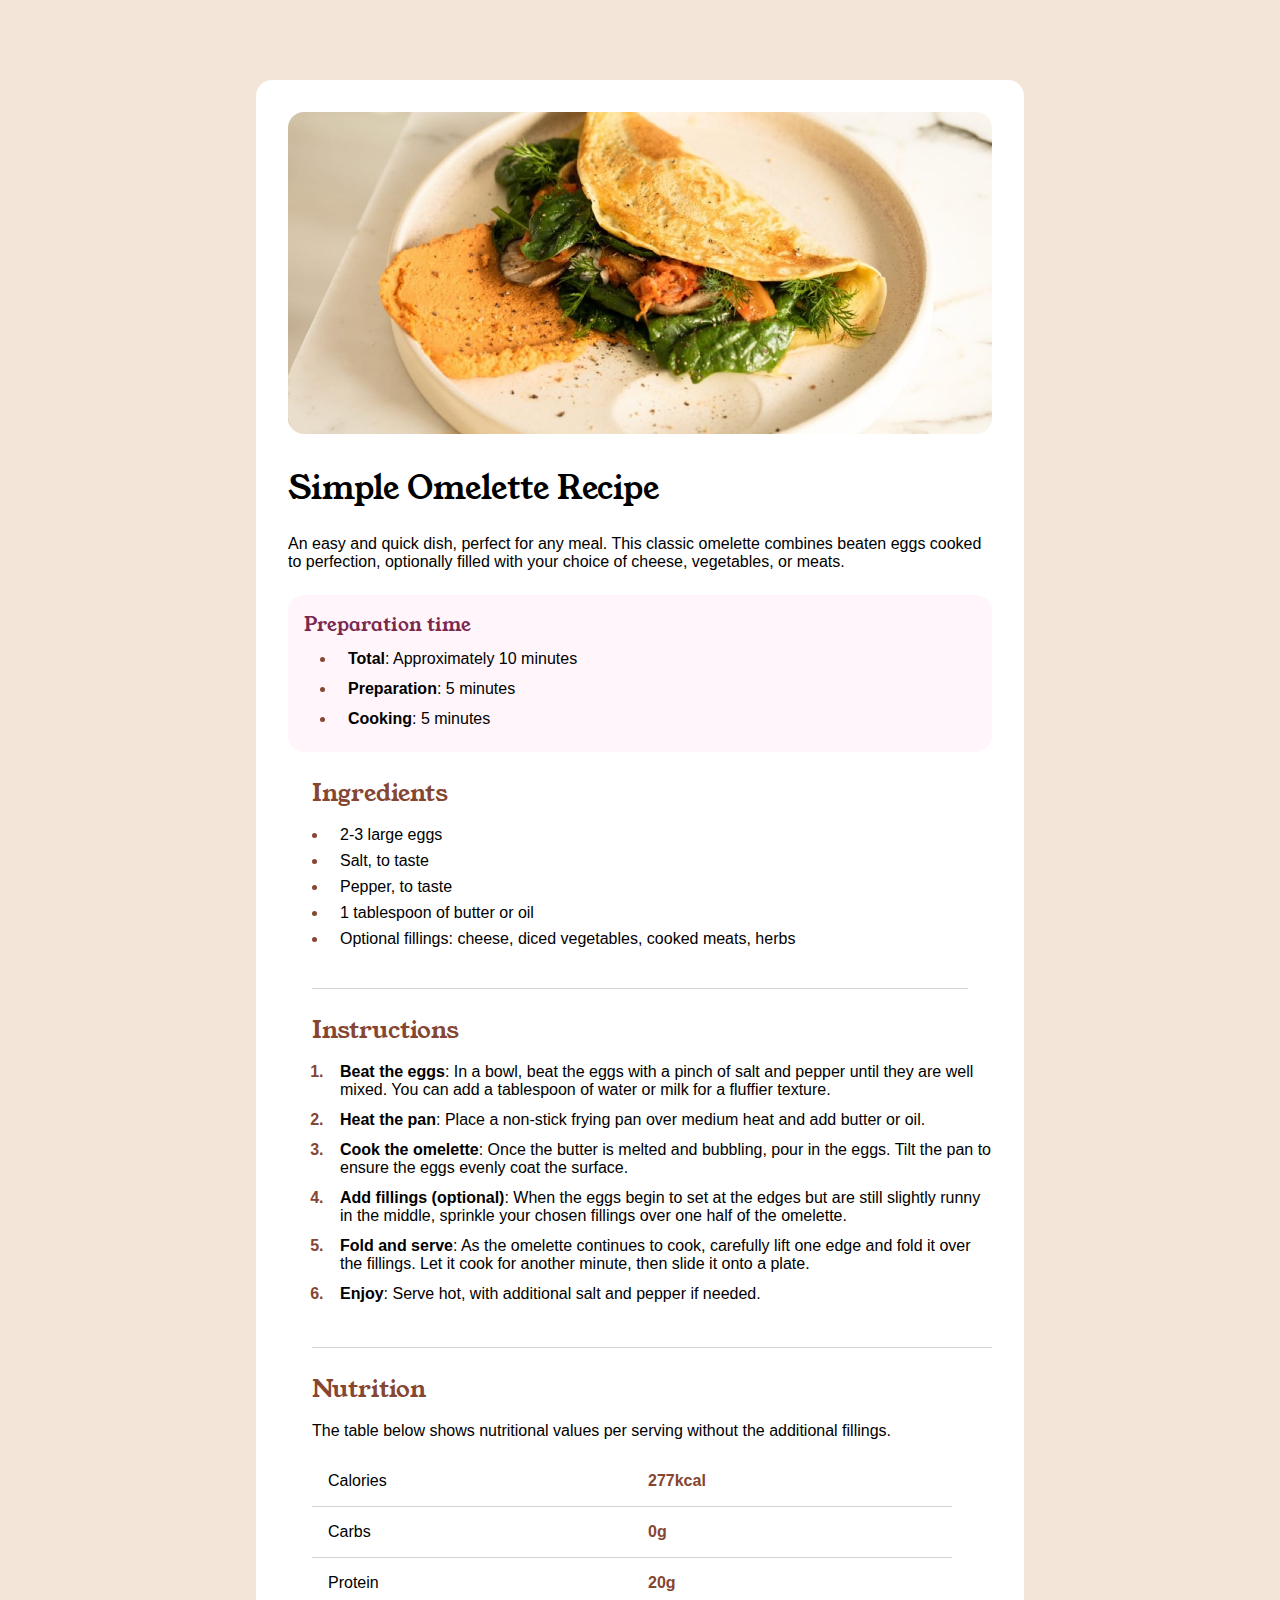
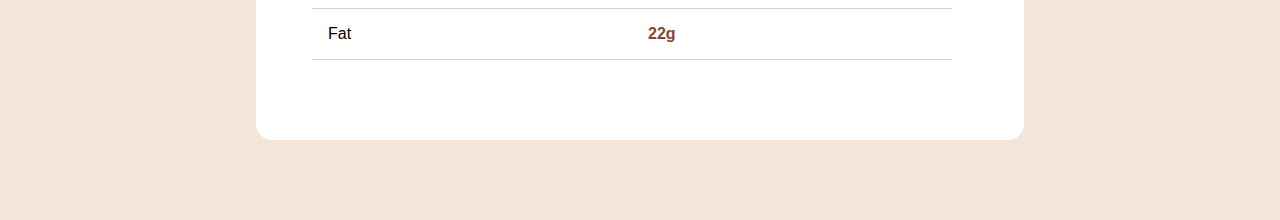
<file: Recipe-Page/index.html>
<!DOCTYPE html>
<html lang="en">
  <head>
    <meta charset="UTF-8" />
    <meta name="viewport" content="width=device-width, initial-scale=1.0" />
    <title>Single Omelette Recipe</title>
    <link rel="stylesheet" href="style.css" />
    <link rel="preconnect" href="https://fonts.googleapis.com" />
    <link rel="preconnect" href="https://fonts.gstatic.com" crossorigin />
    <link
      href="https://fonts.googleapis.com/css2?family=Young+Serif&display=swap"
      rel="stylesheet"
    />
  </head>
  <body>
    <div id="container">
      <img src="image-omelette.jpeg" alt="" />
      <div id="header">
        <h1>Simple Omelette Recipe</h1>
        <p>
          An easy and quick dish, perfect for any meal. This classic omelette
          combines beaten eggs cooked to perfection, optionally filled with your
          choice of cheese, vegetables, or meats.
        </p>
      </div>
      <div id="prep">
        <h3>Preparation time</h3>
        <ul>
          <li><b>Total</b>: Approximately 10 minutes</li>
          <li><b>Preparation</b>: 5 minutes</li>
          <li><b>Cooking</b>: 5 minutes</li>
        </ul>
      </div>
      <div id="ingredients">
        <h2>Ingredients</h2>
        <ul>
          <li>2-3 large eggs</li>
          <li>Salt, to taste</li>
          <li>Pepper, to taste</li>
          <li>1 tablespoon of butter or oil</li>
          <li>
            Optional fillings: cheese, diced vegetables, cooked meats, herbs
          </li>
        </ul>
      </div>
      <div id="instructions">
        <h2>Instructions</h2>
        <ol>
          <li>
            <b>Beat the eggs</b>: In a bowl, beat the eggs with a pinch of salt
            and pepper until they are well mixed. You can add a tablespoon of
            water or milk for a fluffier texture.
          </li>
          <li>
            <b>Heat the pan</b>: Place a non-stick frying pan over medium heat
            and add butter or oil.
          </li>
          <li>
            <b>Cook the omelette</b>: Once the butter is melted and bubbling,
            pour in the eggs. Tilt the pan to ensure the eggs evenly coat the
            surface.
          </li>
          <li>
            <b>Add fillings (optional)</b>: When the eggs begin to set at the
            edges but are still slightly runny in the middle, sprinkle your
            chosen fillings over one half of the omelette.
          </li>
          <li>
            <b>Fold and serve</b>: As the omelette continues to cook, carefully
            lift one edge and fold it over the fillings. Let it cook for another
            minute, then slide it onto a plate.
          </li>
          <li>
            <b>Enjoy</b>: Serve hot, with additional salt and pepper if needed.
          </li>
        </ol>
      </div>
      <div id="nutrition">
        <h2>Nutrition</h2>
        <p>
          The table below shows nutritional values per serving without the
          additional fillings.
        </p>
        <table>
          <tr>
            <td>Calories</td>
            <td class="units">277kcal</td>
          </tr>
          <tr>
            <td>Carbs</td>
            <td class="units">0g</td>
          </tr>
          <tr>
            <td>Protein</td>
            <td class="units">20g</td>
          </tr>
          <tr>
            <td>Fat</td>
            <td class="units">22g</td>
          </tr>
        </table>
      </div>
    </div>
  </body>
</html>
</file>
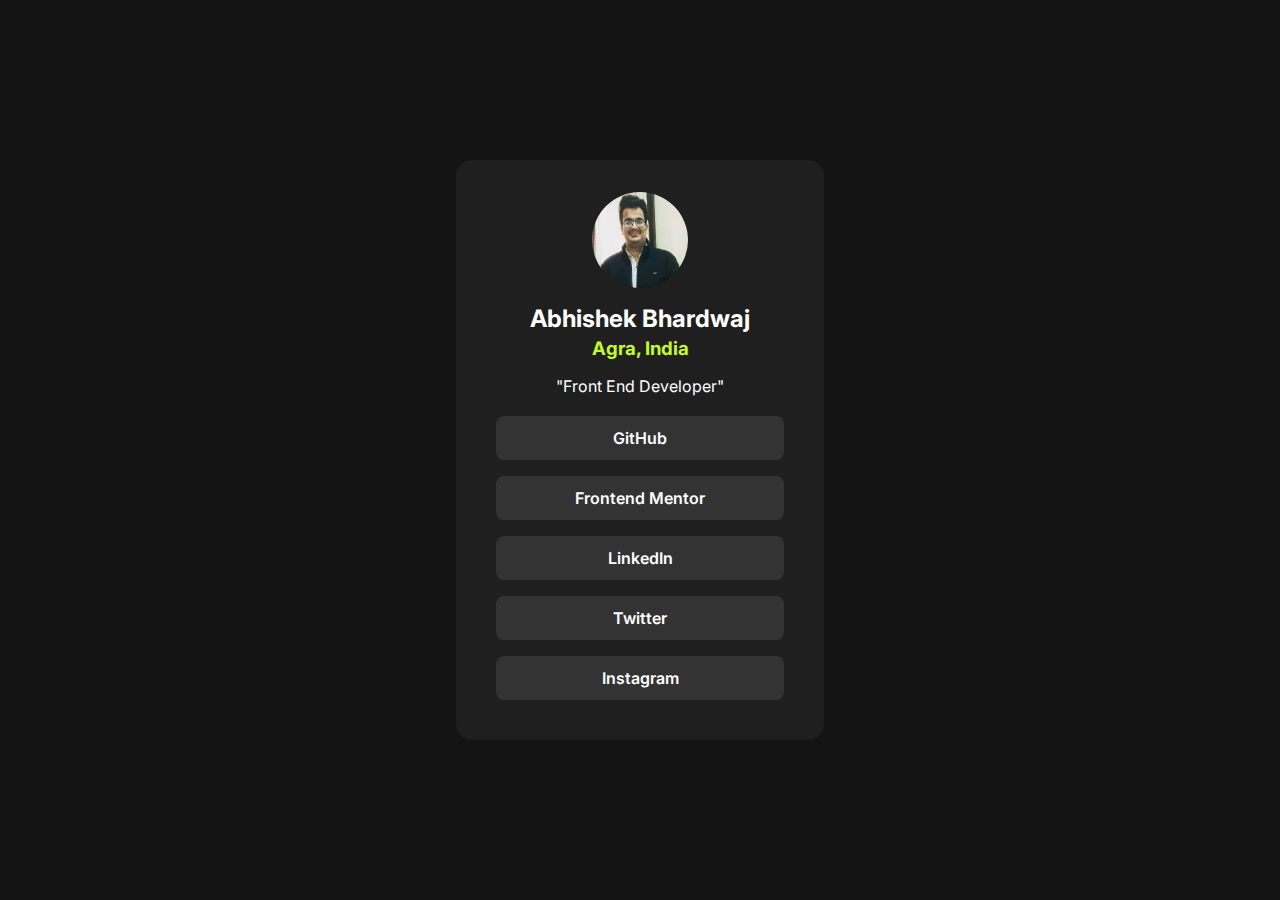
<file: Social-Links-Profile/index.html>
<!DOCTYPE html>
<html lang="en">
  <head>
    <meta charset="UTF-8" />
    <meta name="viewport" content="width=device-width, initial-scale=1.0" />
    <title>Document</title>
    <link rel="stylesheet" href="style.css" />
    <link rel="preconnect" href="https://fonts.googleapis.com" />
    <link rel="preconnect" href="https://fonts.gstatic.com" crossorigin />
    <link
      href="https://fonts.googleapis.com/css2?family=Inter&display=swap"
      rel="stylesheet"
    />
  </head>
  <body>
    <div id="container">
      <div id="header">
        <img src="image.png" alt="" />
        <h2>Abhishek Bhardwaj</h2>
        <h3>Agra, India</h3>
        <p>"Front End Developer"</p>
      </div>
      <div id="links">
        <a href="https://github.com/Abhishek2119">GitHub</a>
        <a href="https://www.frontendmentor.io/profile/Abhishek2119">Frontend Mentor</a>
        <a href="https://www.linkedin.com/in/abhishek-bhardwaj19/">LinkedIn</a>
        <a href="https://x.com/BhardwajAbhi19">Twitter</a>
        <a href="https://www.instagram.com/mr._abhishek_bhardwaj/">Instagram</a>
      </div>
    </div>
  </body>
</html>
</file>
<file: Recipe-Page/style.css>
*{
    margin: 0;
    padding: 0;
    box-sizing: border-box;
    font-family: "Outfit", sans-serif;
    font-optical-sizing: auto;
    font-style: normal;
}

h1, h2, h3{
    font-family: "Young Serif", serif;
    font-weight: 400;
    font-style: normal;
}

body{
    display: flex;
    align-items: center;
    justify-content: center;
    background-color: #f3e6d8;
}

#container{
    display: flex;
    flex-direction: column;
    width: 60%;
    border-radius: 1rem;
    padding: 2rem;
    background-color: #ffffff;
    margin: 5rem 0 5rem 0;
}

img{
    border-radius: 1rem;
    margin: 0 0 2rem 0;
}

#header h1, #header p{
    margin: 0 0 1.5rem 0;
}

#prep{
    background-color: #fff5fa;
    padding: 1rem;
    border-radius: 1rem;
}

#prep li{
    margin: 0.75rem 0 0.5rem 2rem;
    padding: 0 0 0 0.75rem;
}

#prep h3 {
    color: #7b284f;
}

#ingredients {
    margin: 1.5rem;
    padding: 0 0 2rem 0;
    border-bottom: 1px solid #d3d3d3;
}

#ingredients h2, #instructions h2, #nutrition h2{
    margin: 0 0 1rem 0;
    color: #854632;
}

#ingredients li{
    margin: 0.25rem 0 0.5rem 1rem;
    padding: 0 0 0 0.75rem;
}

#instructions li{
    margin: 0.25rem 0 0.75rem 1rem;
    padding: 0 0 0 0.75rem;
}

li::marker{
    color: #854632;
    font-weight: 700;
}

#instructions{
    margin: 0 0 1.5rem 1.5rem;
    padding: 0 0 2rem 0;
    border-bottom: 1px solid #d3d3d3;
}

#nutrition {
    margin: 0 0 0 1.5rem;
    padding: 0 0 2rem 0;
}

#nutrition p{
    margin-bottom: 1rem;
}

table, td{
    padding: 1rem;
    margin: 0 0 1rem 0;
    border-bottom: 1px solid #d3d3d3;
    border-collapse: collapse;
}

td{
    width: 20rem;
}

.units{
    color: #854632;
    font-family: "Outfit", sans-serif;
    font-optical-sizing: auto;
    font-weight: 700;
    font-style: normal;
}
</file>
<file: Social-Links-Profile/style.css>
*{
    margin: 0;
    padding: 0;
    box-sizing: border-box;
}

body{
    height: 100vh;
    width: 100vw;
    display: flex;
    justify-content: center;
    align-items: center;
    background-color: #141414;
}

#container{
    padding: 2rem;
    background-color: #1f1f1f;
    border-radius: 1rem;
} 

img{
    border-radius: 50%;
    height: 6rem;
    width: 6rem;
    margin-bottom: 1rem;
}

#header{
    /* border: 1px solid black; */
    display: flex;
    flex-direction: column;
    justify-content: center;
    align-items: center;
}

#header h2 {
    margin-bottom: 0.25rem;
    color: #ffffff;
    font-family: "Inter", sans-serif;
    font-optical-sizing: auto;
    font-weight: 700;
    font-style: normal;
}

#header h3 {
    margin-bottom: 1rem;
    color: #c5f82a;
    font-family: "Inter", sans-serif;
    font-optical-sizing: auto;
    font-weight: 700;
    font-style: normal;
}

#header p{
    margin-bottom: 0.75rem;
    color: #ffffff;
    font-family: "Inter", sans-serif;
    font-optical-sizing: auto;
    font-weight: 400;
    font-style: normal;
}

#links{
    display: flex;
    flex-direction: column;
}

#links a{
    text-decoration: none;
    padding: 0.75rem;
    margin: 0.5rem;
    width: 18rem;
    text-align: center;
    background-color: #333333;
    color: #ffffff;
    border-radius: 0.5rem;
    font-family: "Inter", sans-serif;
    font-optical-sizing: auto;
    font-weight: 600;
    font-style: normal;
}

#links a:active{
    background-color: #c5f82a;
    color: #141414;
}
</file>
